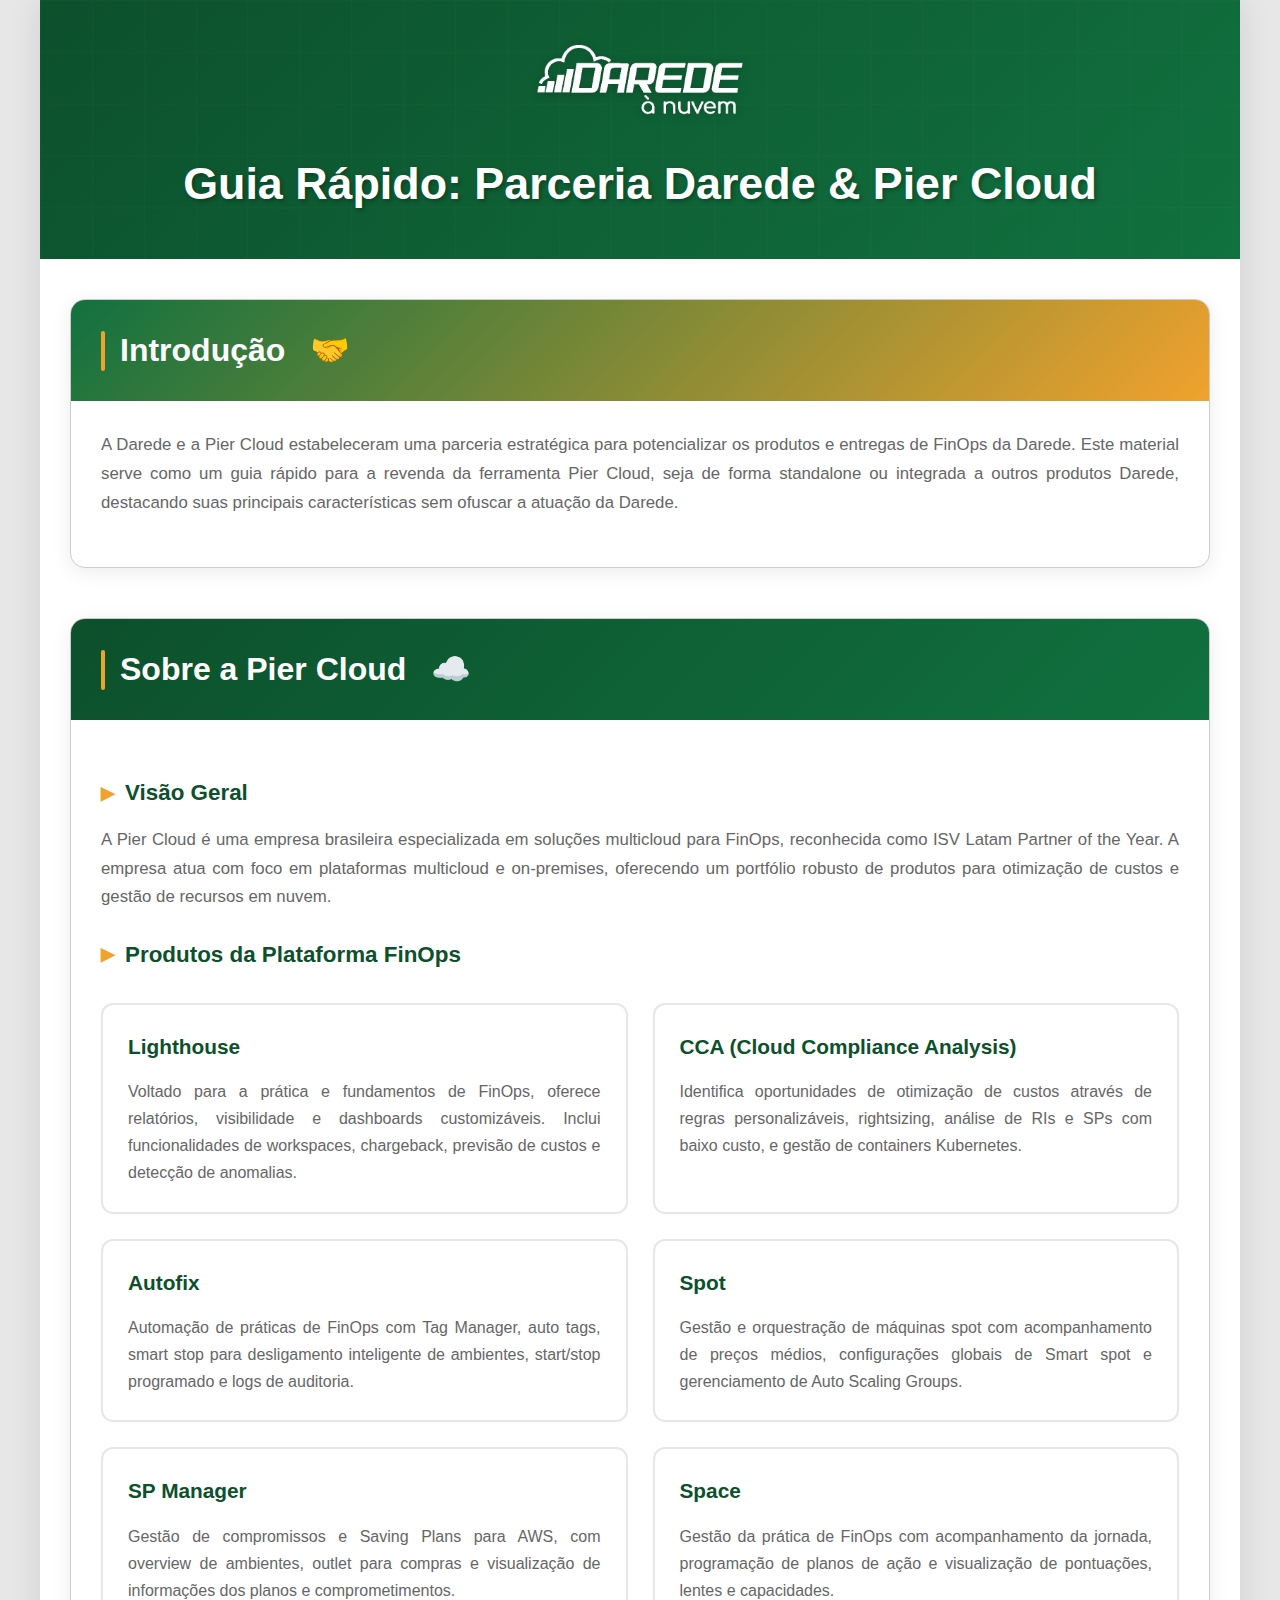
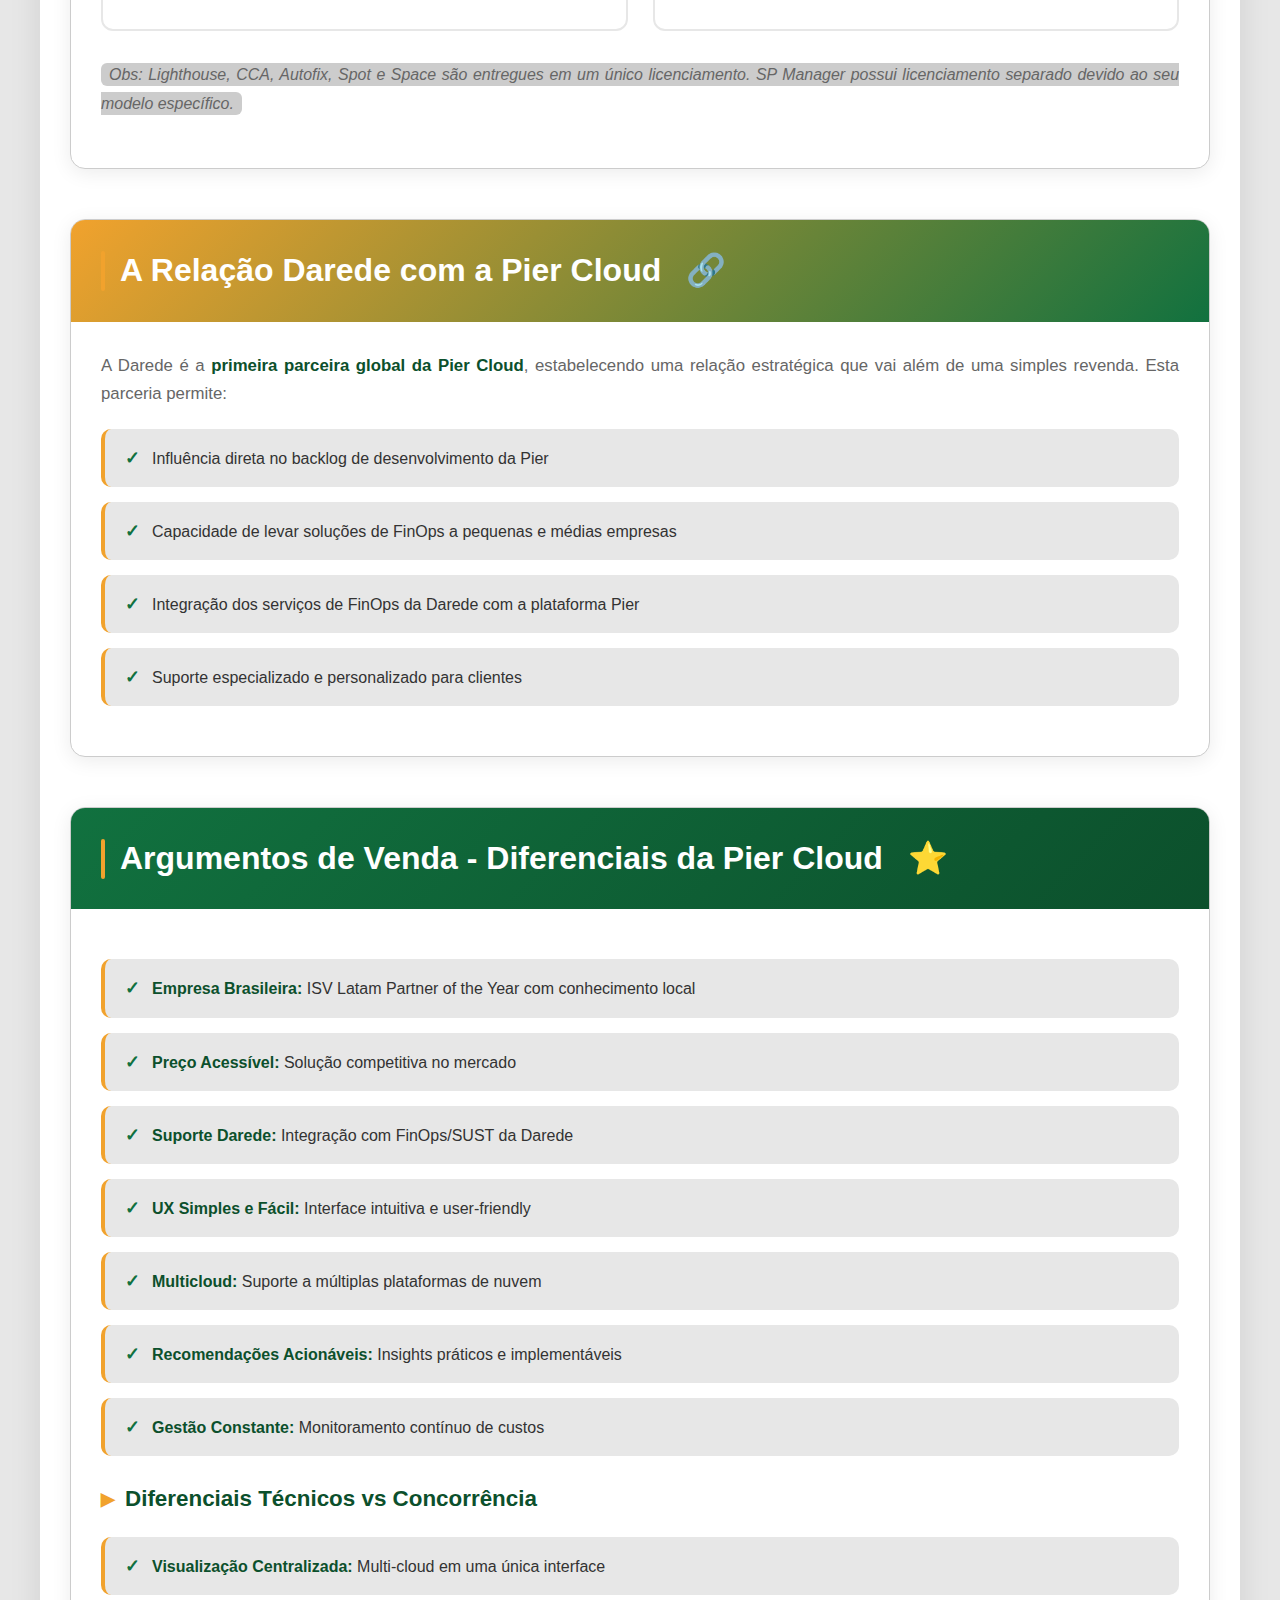
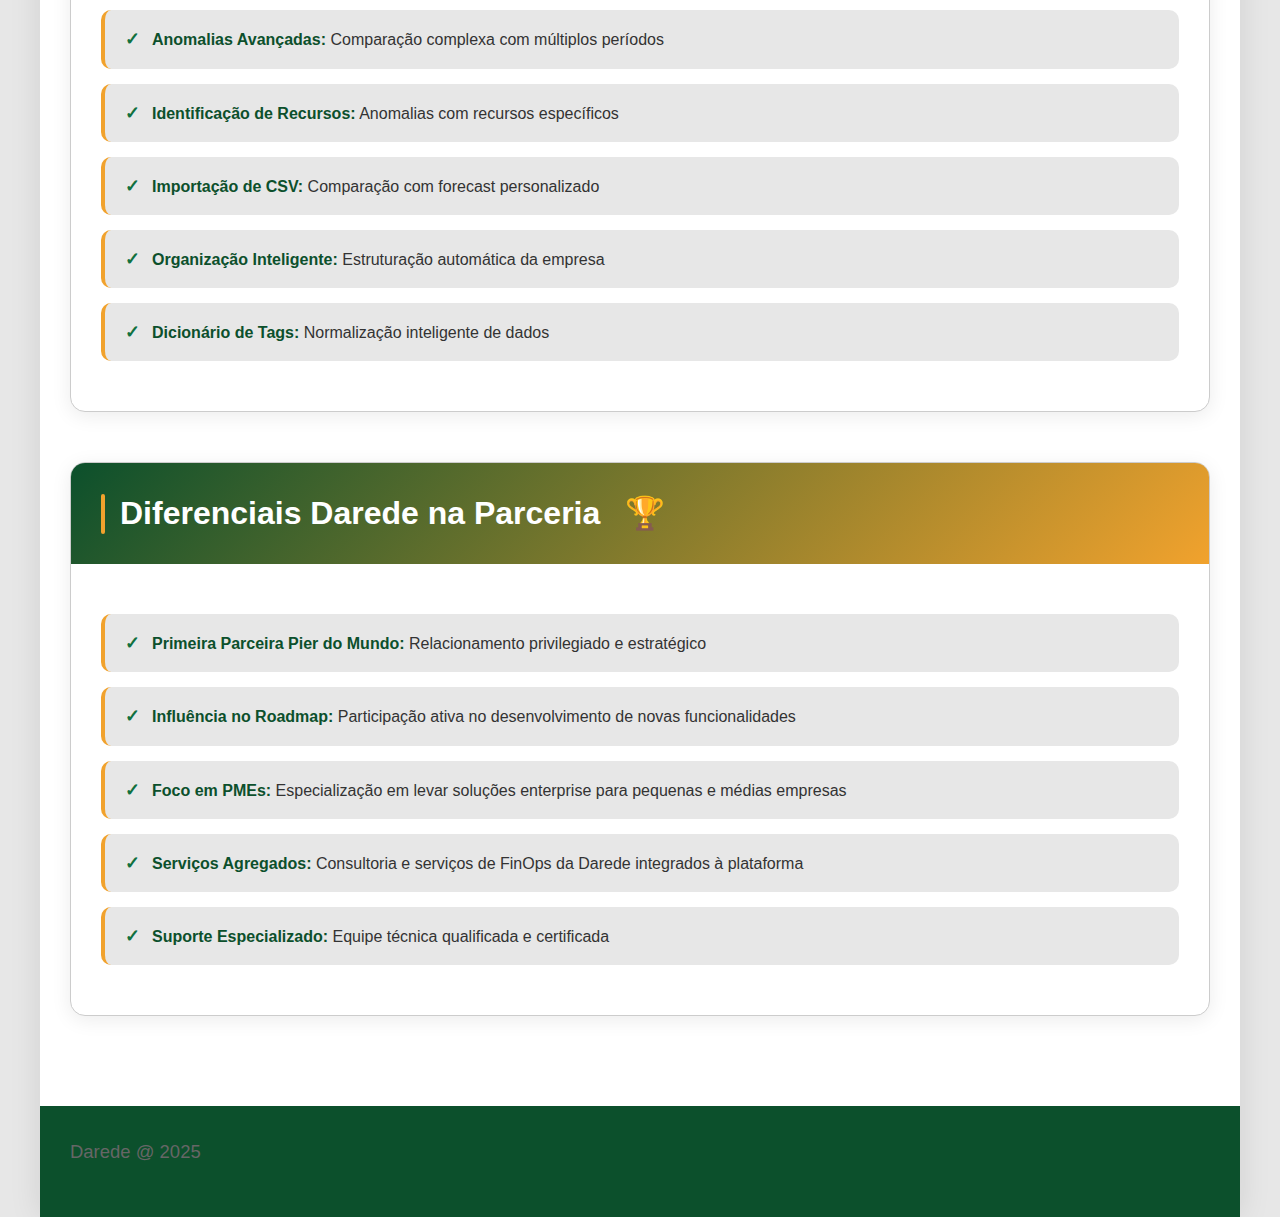
<file: index.html>
<!DOCTYPE html>
<html lang="pt-BR">
<head>
    <meta charset="UTF-8">
    <meta name="viewport" content="width=device-width, initial-scale=1.0">
    <title>Guia Rápido: Parceria Darede & Pier Cloud</title>
    <link rel="stylesheet" href="style.css">
</head>
<body>
    <div class="container">
        <header>
            <img src="assets/logo-darede-white.png" alt="Logo Darede" class="logo">
            <h1>Guia Rápido: Parceria Darede & Pier Cloud</h1>
        </header>
        
        <main>
            <section id="introducao">
                <div class="section-header">
                    <h2>Introdução</h2>
                </div>
                <div class="section-content">
                    <p>A Darede e a Pier Cloud estabeleceram uma parceria estratégica para potencializar os produtos e entregas de FinOps da Darede. Este material serve como um guia rápido para a revenda da ferramenta Pier Cloud, seja de forma standalone ou integrada a outros produtos Darede, destacando suas principais características sem ofuscar a atuação da Darede.</p>
                </div>
            </section>

            <section id="sobre-pier">
                <div class="section-header">
                    <h2>Sobre a Pier Cloud</h2>
                </div>
                <div class="section-content">
                    <h3>Visão Geral</h3>
                    <p>A Pier Cloud é uma empresa brasileira especializada em soluções multicloud para FinOps, reconhecida como ISV Latam Partner of the Year. A empresa atua com foco em plataformas multicloud e on-premises, oferecendo um portfólio robusto de produtos para otimização de custos e gestão de recursos em nuvem.</p>
                    
                    <h3>Produtos da Plataforma FinOps</h3>
                    <div class="produtos-grid">
                        <div class="produto-card">
                            <h4><strong>Lighthouse</strong></h4>
                            <p>Voltado para a prática e fundamentos de FinOps, oferece relatórios, visibilidade e dashboards customizáveis. Inclui funcionalidades de workspaces, chargeback, previsão de custos e detecção de anomalias.</p>
                        </div>
                        
                        <div class="produto-card">
                            <h4><strong>CCA (Cloud Compliance Analysis)</strong></h4>
                            <p>Identifica oportunidades de otimização de custos através de regras personalizáveis, rightsizing, análise de RIs e SPs com baixo custo, e gestão de containers Kubernetes.</p>
                        </div>
                        
                        <div class="produto-card">
                            <h4><strong>Autofix</strong></h4>
                            <p>Automação de práticas de FinOps com Tag Manager, auto tags, smart stop para desligamento inteligente de ambientes, start/stop programado e logs de auditoria.</p>
                        </div>
                        
                        <div class="produto-card">
                            <h4><strong>Spot</strong></h4>
                            <p>Gestão e orquestração de máquinas spot com acompanhamento de preços médios, configurações globais de Smart spot e gerenciamento de Auto Scaling Groups.</p>
                        </div>
                        
                        <div class="produto-card">
                            <h4><strong>SP Manager</strong></h4>
                            <p>Gestão de compromissos e Saving Plans para AWS, com overview de ambientes, outlet para compras e visualização de informações dos planos e comprometimentos.</p>
                        </div>
                        
                        <div class="produto-card">
                            <h4><strong>Space</strong></h4>
                            <p>Gestão da prática de FinOps com acompanhamento da jornada, programação de planos de ação e visualização de pontuações, lentes e capacidades.</p>
                        </div>
                    </div>
                    
                    <p><em>Obs: Lighthouse, CCA, Autofix, Spot e Space são entregues em um único licenciamento. SP Manager possui licenciamento separado devido ao seu modelo específico.</em></p>
                </div>
            </section>

            <section id="relacao-darede-pier">
                <div class="section-header">
                    <h2>A Relação Darede com a Pier Cloud</h2>
                </div>
                <div class="section-content">
                    <p>A Darede é a <strong>primeira parceira global da Pier Cloud</strong>, estabelecendo uma relação estratégica que vai além de uma simples revenda. Esta parceria permite:</p>
                    <ul>
                        <li>Influência direta no backlog de desenvolvimento da Pier</li>
                        <li>Capacidade de levar soluções de FinOps a pequenas e médias empresas</li>
                        <li>Integração dos serviços de FinOps da Darede com a plataforma Pier</li>
                        <li>Suporte especializado e personalizado para clientes</li>
                    </ul>
                </div>
            </section>

            <section id="diferenciais-pier">
                <div class="section-header">
                    <h2>Argumentos de Venda - Diferenciais da Pier Cloud</h2>
                </div>
                <div class="section-content">
                    <ul>
                        <li><strong>Empresa Brasileira:</strong> ISV Latam Partner of the Year com conhecimento local</li>
                        <li><strong>Preço Acessível:</strong> Solução competitiva no mercado</li>
                        <li><strong>Suporte Darede:</strong> Integração com FinOps/SUST da Darede</li>
                        <li><strong>UX Simples e Fácil:</strong> Interface intuitiva e user-friendly</li>
                        <li><strong>Multicloud:</strong> Suporte a múltiplas plataformas de nuvem</li>
                        <li><strong>Recomendações Acionáveis:</strong> Insights práticos e implementáveis</li>
                        <li><strong>Gestão Constante:</strong> Monitoramento contínuo de custos</li>
                    </ul>
                    
                    <h3>Diferenciais Técnicos vs Concorrência</h3>
                    <ul>
                        <li><strong>Visualização Centralizada:</strong> Multi-cloud em uma única interface</li>
                        <li><strong>Anomalias Avançadas:</strong> Comparação complexa com múltiplos períodos</li>
                        <li><strong>Identificação de Recursos:</strong> Anomalias com recursos específicos</li>
                        <li><strong>Importação de CSV:</strong> Comparação com forecast personalizado</li>
                        <li><strong>Organização Inteligente:</strong> Estruturação automática da empresa</li>
                        <li><strong>Dicionário de Tags:</strong> Normalização inteligente de dados</li>
                    </ul>
                </div>
            </section>

            <section id="diferenciais-darede">
                <div class="section-header">
                    <h2>Diferenciais Darede na Parceria</h2>
                </div>
                <div class="section-content">
                    <ul>
                        <li><strong>Primeira Parceira Pier do Mundo:</strong> Relacionamento privilegiado e estratégico</li>
                        <li><strong>Influência no Roadmap:</strong> Participação ativa no desenvolvimento de novas funcionalidades</li>
                        <li><strong>Foco em PMEs:</strong> Especialização em levar soluções enterprise para pequenas e médias empresas</li>
                        <li><strong>Serviços Agregados:</strong> Consultoria e serviços de FinOps da Darede integrados à plataforma</li>
                        <li><strong>Suporte Especializado:</strong> Equipe técnica qualificada e certificada</li>
                    </ul>
                </div>
            </section>
        </main>
        
        <footer>
            <p>Darede @ 2025</p>
        </footer>
    </div>
</body>
</html>
</file>
<file: style.css>
* {
    margin: 0;
    padding: 0;
    box-sizing: border-box;
}

:root {
    --verde-principal: #11713F;
    --laranja: #F1A22D;
    --verde-escuro: #0C502C;
    --cinza-claro: #E7E7E7;
    --cinza-medio: #CCCCCC;
    --cinza-escuro: #666666;
    --branco: #FFFFFF;
    --preto: #333333;
}

body {
    font-family: 'Segoe UI', Tahoma, Geneva, Verdana, sans-serif;
    line-height: 1.6;
    color: var(--preto);
    background: var(--cinza-claro);
    min-height: 100vh;
}

.container {
    max-width: 1200px;
    margin: 0 auto;
    background: var(--branco);
    box-shadow: 0 0 30px rgba(0, 0, 0, 0.1);
    min-height: 100vh;
}

/* Header */
header {
    background: linear-gradient(135deg, var(--verde-escuro) 0%, var(--verde-principal) 100%);
    color: var(--branco);
    padding: 40px 30px;
    text-align: center;
    position: relative;
    overflow: hidden;
}

header::before {
    content: '';
    position: absolute;
    top: 0;
    left: 0;
    right: 0;
    bottom: 0;
    background: url('data:image/svg+xml,<svg xmlns="http://www.w3.org/2000/svg" viewBox="0 0 100 100"><defs><pattern id="grid" width="20" height="20" patternUnits="userSpaceOnUse"><path d="M 20 0 L 0 0 0 20" fill="none" stroke="rgba(255,255,255,0.05)" stroke-width="1"/></pattern></defs><rect width="100" height="100" fill="url(%23grid)"/></svg>');
    opacity: 0.3;
}

.logo {
    height: 80px;
    margin-bottom: 20px;
    position: relative;
    z-index: 1;
    filter: drop-shadow(0 2px 4px rgba(0, 0, 0, 0.2));
}

header h1 {
    font-size: 2.8em;
    font-weight: 600;
    margin: 0;
    position: relative;
    z-index: 1;
    text-shadow: 2px 2px 4px rgba(0, 0, 0, 0.3);
}

/* Main Content */
main {
    padding: 40px 30px;
}

/* Sections */
section {
    margin-bottom: 50px;
    background: var(--branco);
    border-radius: 15px;
    overflow: hidden;
    box-shadow: 0 4px 20px rgba(0, 0, 0, 0.08);
    transition: all 0.3s ease;
    border: 1px solid var(--cinza-medio);
}

section:hover {
    transform: translateY(-5px);
    box-shadow: 0 8px 30px rgba(0, 0, 0, 0.15);
}

.section-header {
    background: linear-gradient(135deg, var(--verde-principal) 0%, var(--verde-escuro) 100%);
    color: var(--branco);
    padding: 25px 30px;
    position: relative;
}

.section-content {
    padding: 30px;
}

h2 {
    color: var(--branco);
    font-size: 2em;
    margin: 0;
    font-weight: 600;
    display: flex;
    align-items: center;
    gap: 15px;
}

h2::before {
    content: '';
    width: 4px;
    height: 40px;
    background: var(--laranja);
    border-radius: 2px;
}

h3 {
    color: var(--verde-escuro);
    font-size: 1.4em;
    margin: 25px 0 15px 0;
    font-weight: 600;
    display: flex;
    align-items: center;
    gap: 10px;
}

h3::before {
    content: '▶';
    color: var(--laranja);
    font-size: 0.8em;
}

p {
    margin-bottom: 20px;
    text-align: justify;
    color: var(--cinza-escuro);
    line-height: 1.7;
    font-size: 1.05em;
}

/* Cards Grid */
.produtos-grid {
    display: grid;
    grid-template-columns: repeat(auto-fit, minmax(350px, 1fr));
    gap: 25px;
    margin: 30px 0;
}

.produto-card {
    background: var(--branco);
    border: 2px solid var(--cinza-claro);
    border-radius: 12px;
    padding: 25px;
    transition: all 0.4s cubic-bezier(0.175, 0.885, 0.32, 1.275);
    position: relative;
    overflow: hidden;
}

.produto-card::before {
    content: '';
    position: absolute;
    top: 0;
    left: 0;
    width: 100%;
    height: 4px;
    background: linear-gradient(90deg, var(--laranja) 0%, var(--verde-principal) 100%);
    transform: scaleX(0);
    transition: transform 0.3s ease;
}

.produto-card:hover::before {
    transform: scaleX(1);
}

.produto-card:hover {
    transform: translateY(-10px) scale(1.02);
    box-shadow: 0 15px 40px rgba(17, 113, 63, 0.2);
    border-color: var(--verde-principal);
}

.produto-card h4 {
    color: var(--verde-escuro);
    font-size: 1.3em;
    margin-bottom: 15px;
    font-weight: 600;
    display: flex;
    align-items: center;
    gap: 12px;
}

.produto-icon {
    width: 28px;
    height: 28px;
    flex-shrink: 0;
    filter: drop-shadow(0 2px 4px rgba(0, 0, 0, 0.1));
    transition: all 0.3s ease;
}

.produto-card:hover .produto-icon {
    transform: scale(1.15);
    filter: drop-shadow(0 4px 8px rgba(17, 113, 63, 0.3));
}

.produto-card p {
    color: var(--cinza-escuro);
    margin: 0;
    font-size: 1em;
}

/* Lists */
ul {
    margin: 20px 0;
    padding-left: 0;
}

li {
    list-style: none;
    margin-bottom: 15px;
    padding: 15px 20px;
    background: var(--cinza-claro);
    border-radius: 10px;
    border-left: 4px solid var(--laranja);
    transition: all 0.3s ease;
    position: relative;
    overflow: hidden;
}

li::before {
    content: '✓';
    color: var(--verde-principal);
    font-weight: bold;
    margin-right: 12px;
    font-size: 1.1em;
}

li:hover {
    transform: translateX(8px);
    background: var(--branco);
    box-shadow: 0 4px 15px rgba(17, 113, 63, 0.15);
    border-left-color: var(--verde-principal);
}

li:hover::before {
    color: var(--laranja);
}

strong {
    color: var(--verde-escuro);
    font-weight: 600;
}

em {
    color: var(--cinza-escuro);
    font-style: italic;
    background: var(--cinza-medio);
    padding: 3px 8px;
    border-radius: 6px;
    font-size: 0.95em;
}

/* Section specific colors */
#introducao .section-header {
    background: linear-gradient(135deg, var(--verde-principal) 0%, var(--laranja) 100%);
}

#sobre-pier .section-header {
    background: linear-gradient(135deg, var(--verde-escuro) 0%, var(--verde-principal) 100%);
}

#relacao-darede-pier .section-header {
    background: linear-gradient(135deg, var(--laranja) 0%, var(--verde-principal) 100%);
}

#diferenciais-pier .section-header {
    background: linear-gradient(135deg, var(--verde-principal) 0%, var(--verde-escuro) 100%);
}

#diferenciais-darede .section-header {
    background: linear-gradient(135deg, var(--verde-escuro) 0%, var(--laranja) 100%);
}

/* Icons for different sections */
#introducao h2::after { content: '🤝'; margin-left: 10px; }
#sobre-pier h2::after { content: '☁️'; margin-left: 10px; }
#relacao-darede-pier h2::after { content: '🔗'; margin-left: 10px; }
#diferenciais-pier h2::after { content: '⭐'; margin-left: 10px; }
#diferenciais-darede h2::after { content: '🏆'; margin-left: 10px; }

/* Footer */
footer {
    background: var(--verde-escuro);
    color: var(--branco);
    text-align: center;
    padding: 30px;
    font-weight: 300;
    font-size: 1.1em;
}

/* Responsive Design */
@media (max-width: 768px) {
    .container {
        margin: 0;
        box-shadow: none;
    }
    
    header {
        padding: 30px 20px;
    }
    
    header h1 {
        font-size: 2.2em;
    }
    
    .logo {
        height: 60px;
    }
    
    main {
        padding: 30px 20px;
    }
    
    .section-content {
        padding: 20px;
    }
    
    .produtos-grid {
        grid-template-columns: 1fr;
        gap: 20px;
    }
    
    h2 {
        font-size: 1.6em;
    }
    
    section {
        margin-bottom: 30px;
    }
}

@media (max-width: 480px) {
    header h1 {
        font-size: 1.8em;
    }
    
    .section-header {
        padding: 20px;
    }
    
    .section-content {
        padding: 15px;
    }
    
    .produto-card {
        padding: 20px;
    }
    
    .produto-card h4 {
        font-size: 1.2em;
        gap: 10px;
    }
    
    .produto-icon {
        width: 24px;
        height: 24px;
    }
    
    li {
        padding: 12px 15px;
    }
}

/* Animations */
@keyframes fadeInUp {
    from {
        opacity: 0;
        transform: translateY(30px);
    }
    to {
        opacity: 1;
        transform: translateY(0);
    }
}

section {
    animation: fadeInUp 0.6s ease-out;
}

section:nth-child(1) { animation-delay: 0.1s; }
section:nth-child(2) { animation-delay: 0.2s; }
section:nth-child(3) { animation-delay: 0.3s; }
section:nth-child(4) { animation-delay: 0.4s; }
section:nth-child(5) { animation-delay: 0.5s; }
</file>
